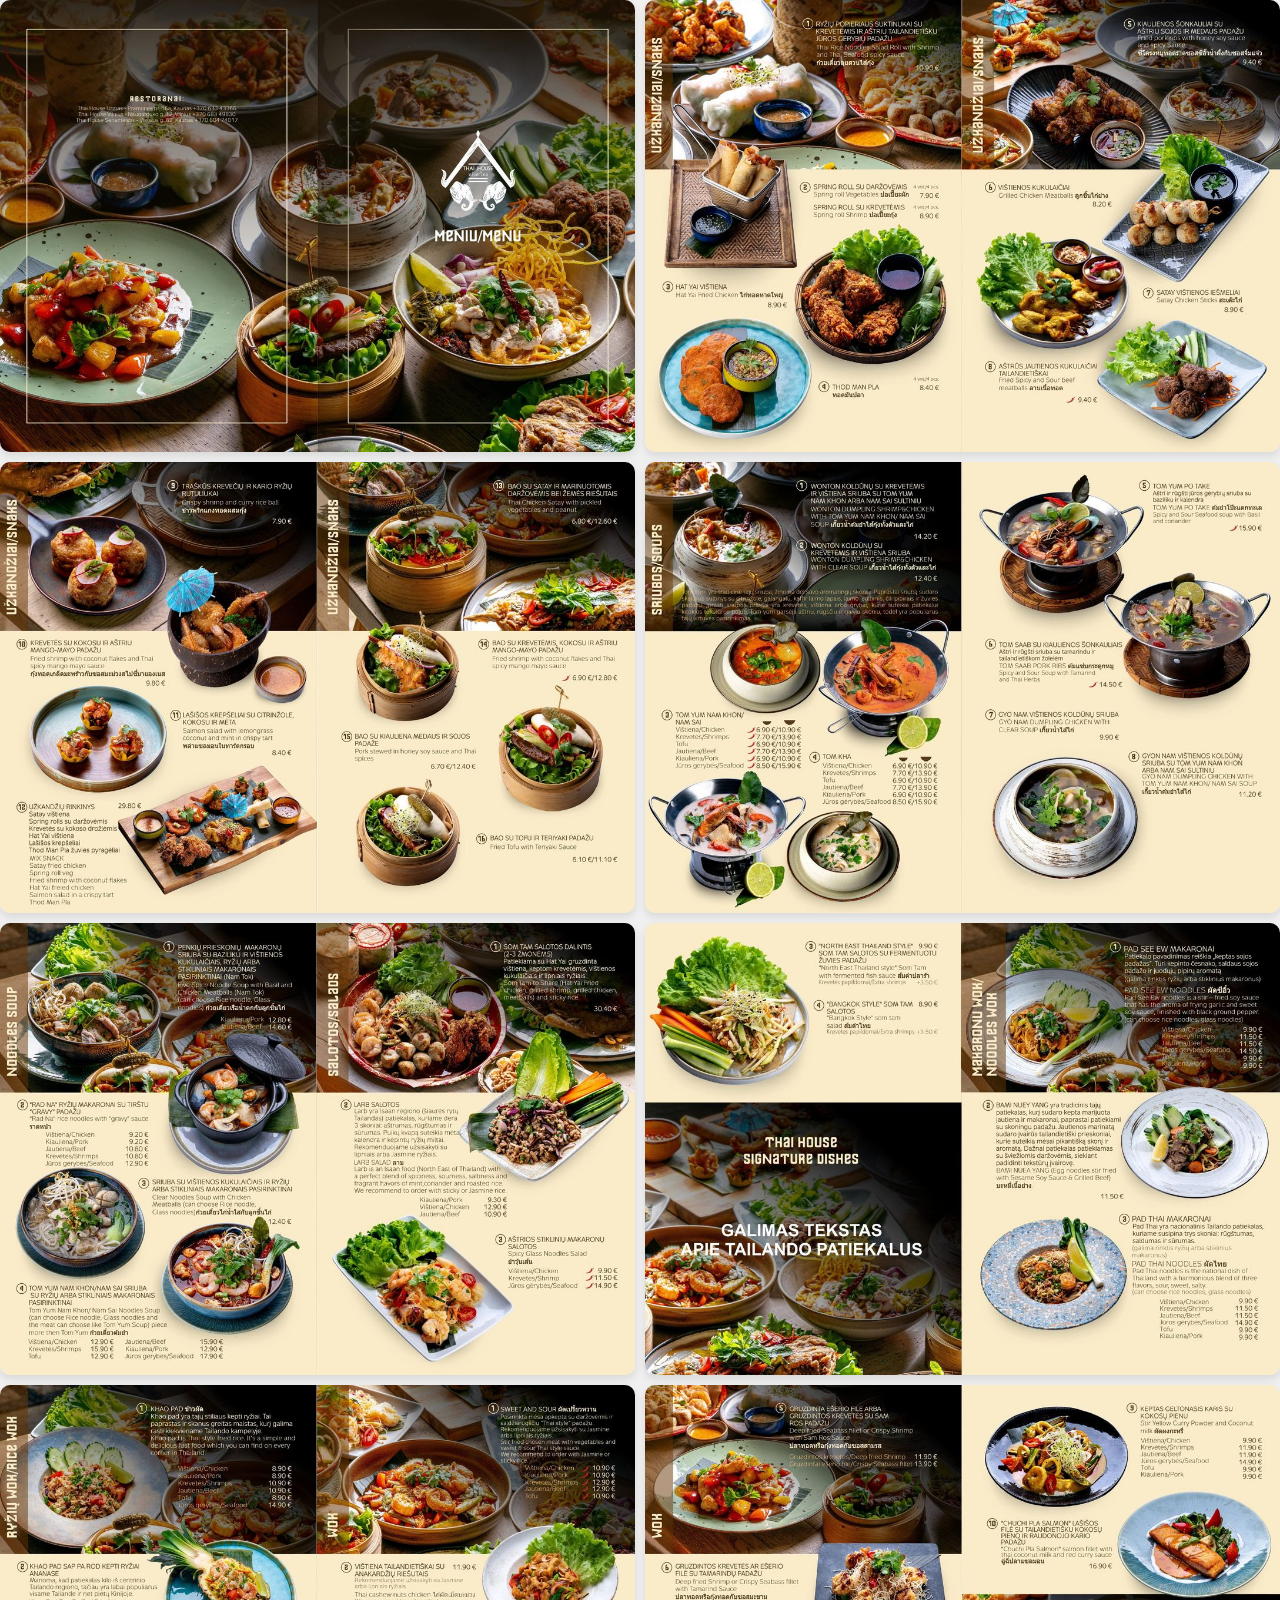
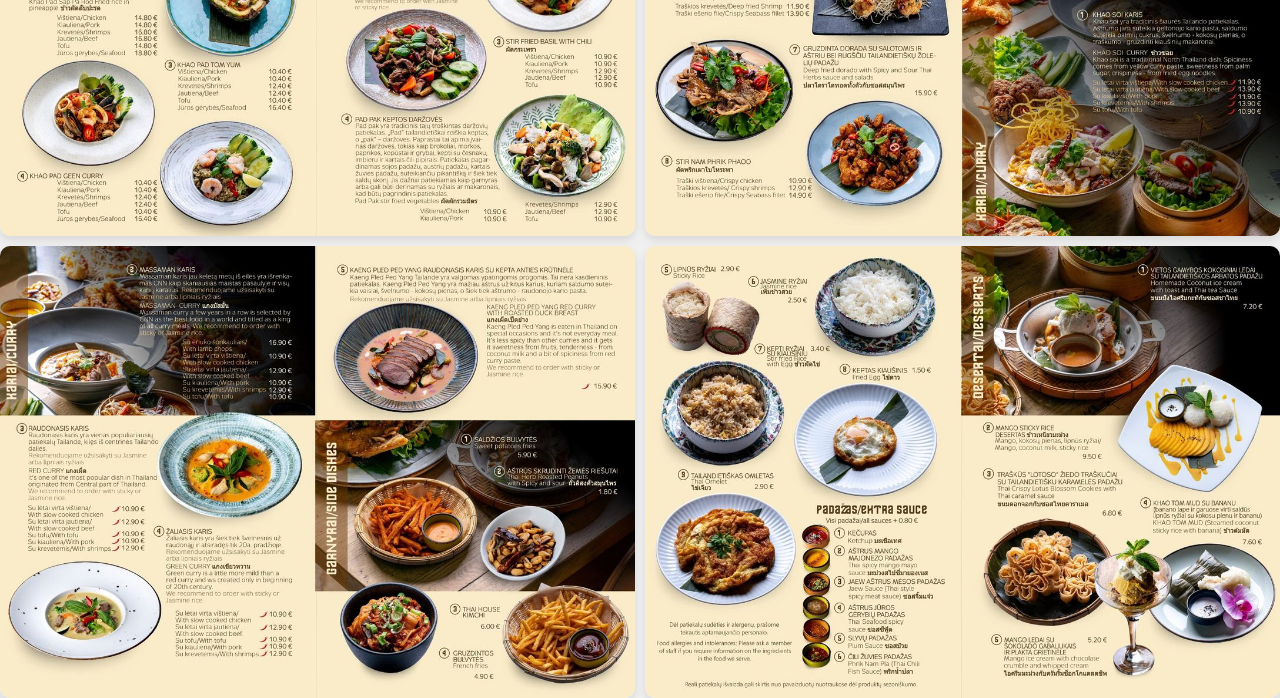
<file: bar.html>
<!DOCTYPE html>
<html lang="en">
<head>
    <meta charset="UTF-8">
    <meta name="viewport" content="width=device-width, initial-scale=1.0">
    <title>Menu Thai House</title>
    <style>
        body {
            justify-content: center;
            align-items: center;
            height: 100vh;
            margin: 0;
            background-color: #f0f0f0;
        }
        .gallery {
            display: grid;
            grid-template-columns: repeat(2, 1fr);
            grid-gap: 10px;
            margin: auto;
            justify-items: center; /* Центрирует изображения по горизонтали */
            align-items: center; /* Центрирует изображения по вертикали */
        }
        .gallery img {
            width: 100%;
            height: auto;
            display: block;
            max-width: 700px; /* Ограничивает ширину изображений */
            border-radius: 10px;
            box-shadow: 0 4px 8px rgba(0, 0, 0, 0.1);
        }
        </style>
</head>
<body>
    <div class="gallery">
        <img src="scroll-container/menu.jpg" alt="Image 1">
        <img src="scroll-container/menu1.jpg" alt="Image 2">
        <img src="scroll-container/menu2.jpg" alt="Image 3">
        <img src="scroll-container/menu3.jpg" alt="Image 4">
        <img src="scroll-container/menu4.jpg" alt="Image 5">
        <img src="scroll-container/menu5.jpg" alt="Image 6">
        <img src="scroll-container/menu6.jpg" alt="Image 7">
        <img src="scroll-container/menu7.jpg" alt="Image 8">
        <img src="scroll-container/menu8.jpg" alt="Image 9">
        <img src="scroll-container/menu9.jpg" alt="Image 9">
    </div>
</body>
</html>
</file>
